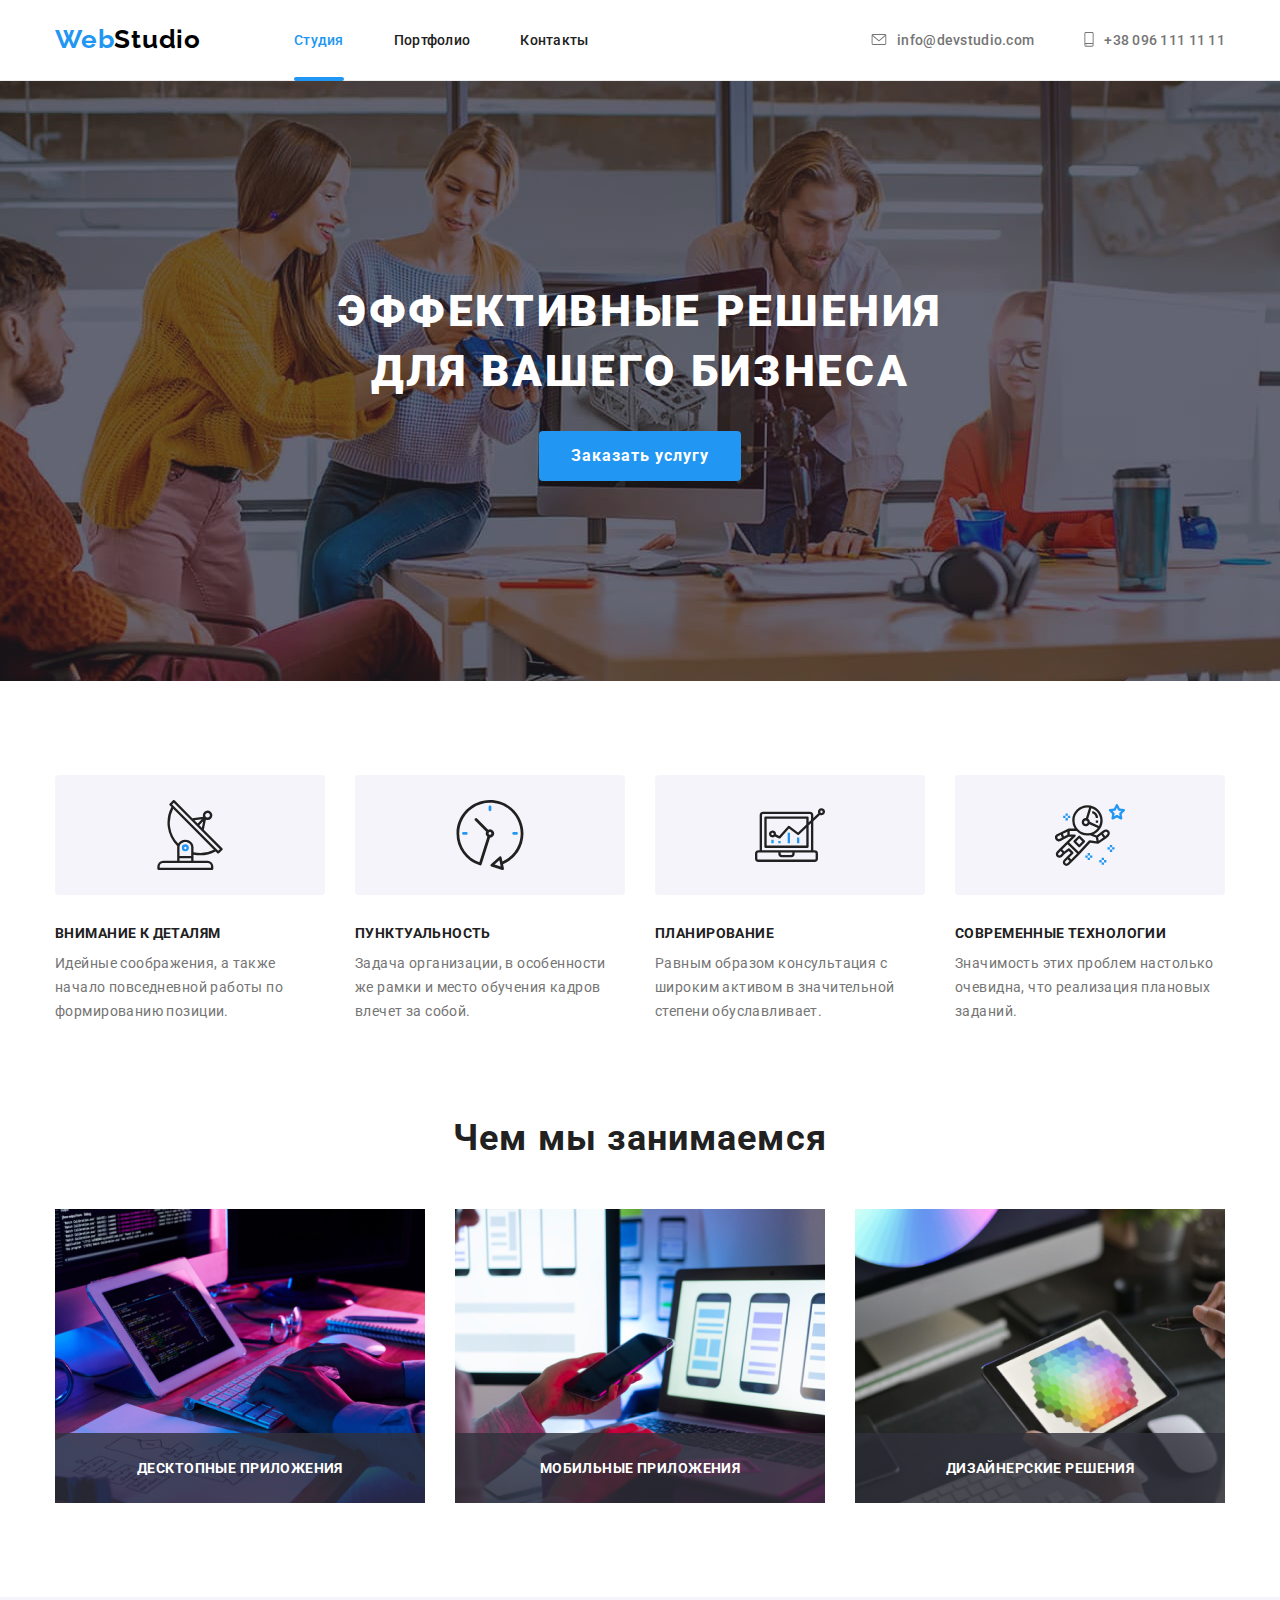
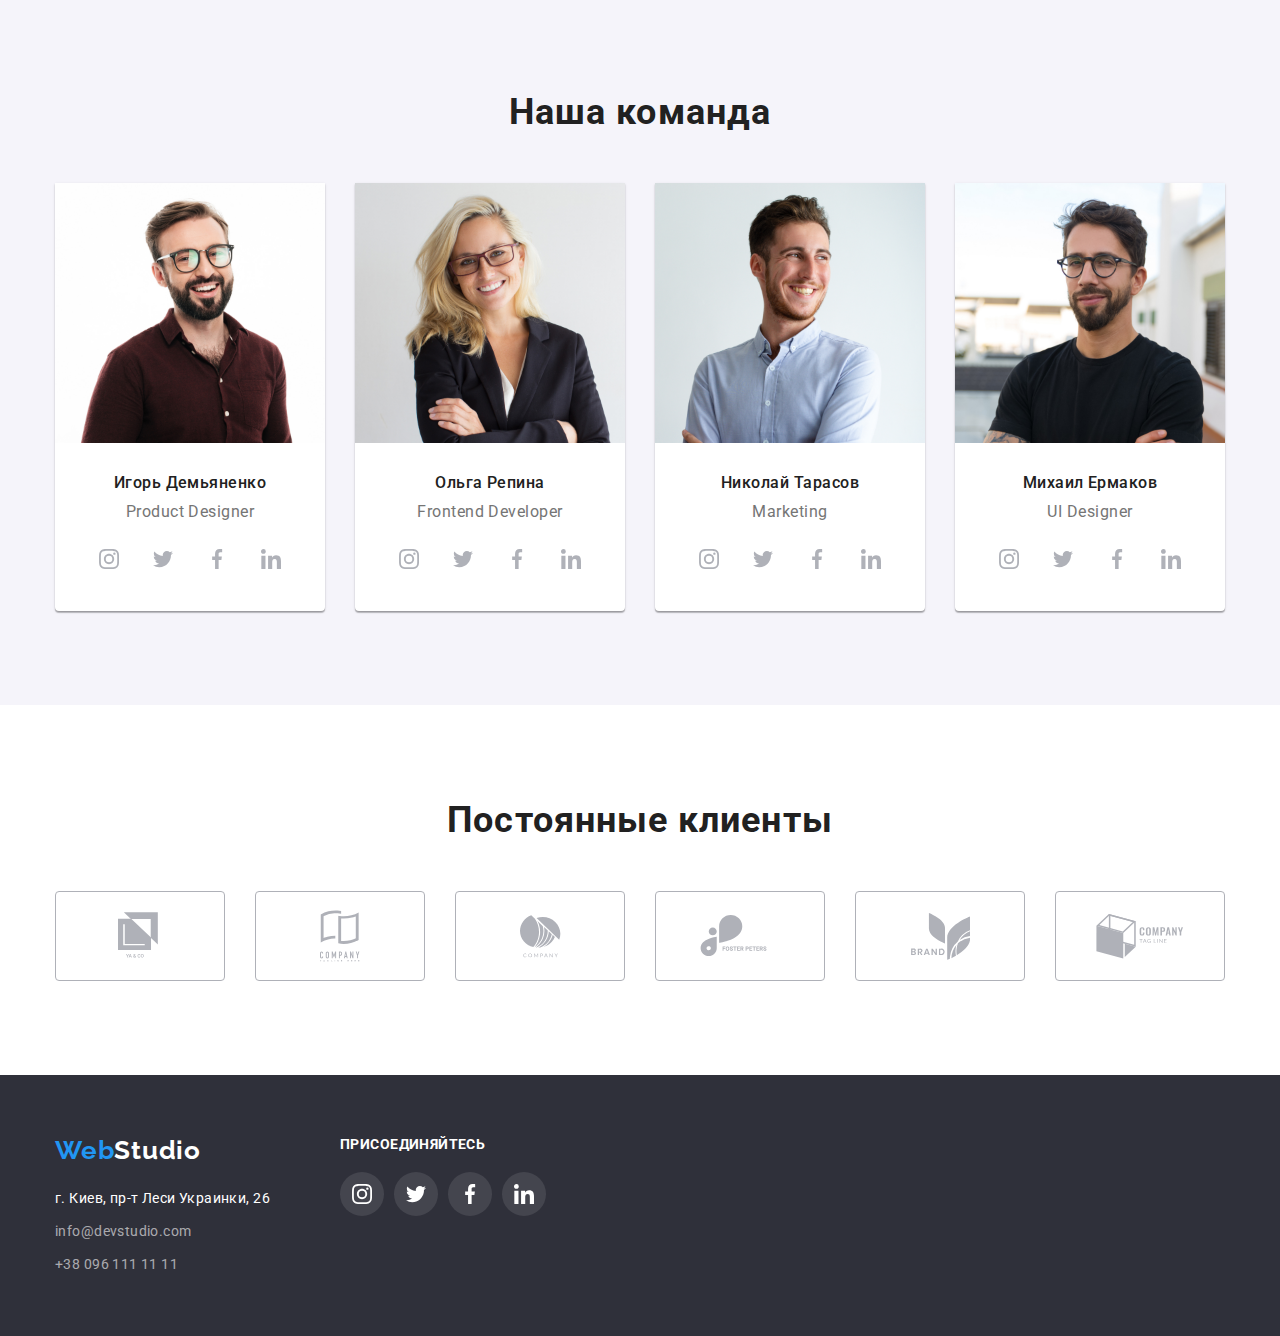
<file: index.html>
<!DOCTYPE html>
<html lang="ru">
  <head>
    <meta charset="UTF-8" />
    <meta name="viewport" content="width=device-width, initial-scale=1.0" />
    <title>Веб-студия</title>
    <link
      href="https://fonts.googleapis.com/css2?family=Raleway:wght@700&family=Roboto:wght@400;500;700;900&display=swap"
      rel="stylesheet"
    />
    <link
      rel="stylesheet"
      href="https://cdnjs.cloudflare.com/ajax/libs/modern-normalize/1.0.0/modern-normalize.css"
    />
    <link rel="stylesheet" href="./css/styles.css" />
  </head>

  <body>
    <!-- HEADER -->
    <header class="header">
      <div class="container">
        <nav class="navigation">
          <a class="logo link" lang="en" href="/">
            <span class="logo-acent">Web</span>Studio
          </a>
          <ul class="navigation-list list">
            <li class="navigation-list-item">
              <a class="navigation-list-link link current" href="./index.html"
                >Студия</a
              >
            </li>
            <li class="navigation-list-item">
              <a class="navigation-list-link link" href="./portfolio.html"
                >Портфолио</a
              >
            </li>
            <li class="navigation-list-item">
              <a class="navigation-list-link link" href="">Контакты</a>
            </li>
          </ul>
        </nav>
        <address class="contact">
          <ul class="contact-list list">
            <li class="contact-list-item">
              <a class="header-mail-link link" href="mailto:info@devstudio.com">
                <svg class="address-icon" width="16" height="12">
                  <use href="./images/sprite.svg#icon-envelope"></use>
                </svg>
                info@devstudio.com</a
              >
            </li>
            <li class="contact-list-item">
              <a class="header-tel-link link" href="tel:+380961111111">
                <svg class="address-icon" width="10" height="16">
                  <use href="./images/sprite.svg#icon-smartphone"></use>
                </svg>
                +38 096 111 11 11</a
              >
            </li>
          </ul>
        </address>
      </div>
    </header>
    <main>
      <!-- HERO -->
      <section class="hero">
        <div class="overlay">
          <div class="container">
            <h1 class="hero-title">Эффективные решения для вашего бизнеса</h1>
            <button class="modal-btn" data-modal-open>Заказать услугу</button>
          </div>
        </div>
      </section>
      <!-- OUR ADVANTAGES -->
      <section class="advantages">
        <div class="container">
          <h2 class="title">Наши преимущества</h2>
          <ul class="advantages-list list">
            <li class="advantages-list-item">
              <div class="advantages-container">
                <svg class="advantages-icon" width="70" height="70">
                  <use href="./images/sprite.svg#icon-antenna"></use>
                </svg>
              </div>
              <h3 class="advantages-subtitle">Внимание к деталям</h3>
              <p class="advantages-description">
                Идейные соображения, а также начало повседневной работы по
                формированию позиции.
              </p>
            </li>
            <li class="advantages-list-item">
              <div class="advantages-container">
                <svg class="advantages-icon" width="70" height="70">
                  <use href="./images/sprite.svg#icon-clock"></use>
                </svg>
              </div>
              <h3 class="advantages-subtitle">Пунктуальность</h3>
              <p class="advantages-description">
                Задача организации, в особенности же рамки и место обучения
                кадров влечет за собой.
              </p>
            </li>
            <li class="advantages-list-item">
              <div class="advantages-container">
                <svg class="advantages-icon" width="70" height="70">
                  <use href="./images/sprite.svg#icon-diagram"></use>
                </svg>
              </div>
              <h3 class="advantages-subtitle">Планирование</h3>
              <p class="advantages-description">
                Равным образом консультация с широким активом в значительной
                степени обуславливает.
              </p>
            </li>
            <li class="advantages-list-item">
              <div class="advantages-container">
                <svg class="advantages-icon" width="70" height="70">
                  <use href="./images/sprite.svg#icon-astronaut"></use>
                </svg>
              </div>
              <h3 class="advantages-subtitle">Современные технологии</h3>
              <p class="advantages-description">
                Значимость этих проблем настолько очевидна, что реализация
                плановых заданий.
              </p>
            </li>
          </ul>
        </div>
      </section>
      <!-- WHAT WE DO -->
      <section class="what-we-do">
        <div class="container">
          <h2 class="title">Чем мы занимаемся</h2>
          <ul class="list">
            <li class="what-we-do-list-item">
              <img
                src="./images/what-we-do/box-1.jpg"
                alt="человек печатает на клавиатуре"
                width="370"
                height="294"
              />
              <div class="subtitle-container">
                <h3 class="what-we-do-subtitle">Десктопные приложения</h3>
              </div>
            </li>
            <li class="what-we-do-list-item">
              <img
                src="./images/what-we-do/box-2.jpg"
                alt="человек держит в руках мобильный телефон"
                width="370"
                height="294"
              />
              <div class="subtitle-container">
                <h3 class="what-we-do-subtitle">Мобильные приложения</h3>
              </div>
            </li>
            <li class="what-we-do-list-item">
              <img
                src="./images/what-we-do/box-3.jpg"
                alt="человек держит в руках мобильный планшет"
                width="370"
                height="294"
              />
              <div class="subtitle-container">
                <h3 class="what-we-do-subtitle">Дизайнерские решения</h3>
              </div>
            </li>
          </ul>
        </div>
      </section>
      <!-- OUR TEAM -->
      <section class="team">
        <div class="container">
          <h2 class="title">Наша команда</h2>
          <ul class="list">
            <li class="team-list-item">
              <img
                src="./images/our-team/id.jpg"
                alt="Игорь Демьяненко"
                width="270"
                height="260"
              />
              <div class="card-content">
                <h3 class="team-subtitle">Игорь Демьяненко</h3>
                <p class="team-description" lang="en">Product Designer</p>
                <ul class="social-list list">
                  <li class="social-item">
                    <a
                      href="http://instagram.com"
                      class="social-link link"
                      target="_blank"
                    >
                      <svg class="social-icon" width="20" height="20">
                        <use href="./images/sprite.svg#icon-instagram"></use>
                      </svg>
                    </a>
                  </li>
                  <li class="social-item">
                    <a
                      href="http://twitter.com"
                      class="social-link link"
                      target="_blank"
                    >
                      <svg class="social-icon" width="20" height="20">
                        <use href="./images/sprite.svg#icon-twitter"></use>
                      </svg>
                    </a>
                  </li>
                  <li class="social-item">
                    <a
                      href="http://facebook.com"
                      class="social-link link"
                      target="_blank"
                    >
                      <svg class="social-icon" width="20" height="20">
                        <use href="./images/sprite.svg#icon-facebook"></use>
                      </svg>
                    </a>
                  </li>
                  <li class="social-item">
                    <a
                      href="http://linkedin.com"
                      class="social-link link"
                      target="_blank"
                    >
                      <svg class="social-icon" width="20" height="20">
                        <use href="./images/sprite.svg#icon-linkedin"></use>
                      </svg>
                    </a>
                  </li>
                </ul>
              </div>
            </li>
            <li class="team-list-item">
              <img
                src="./images/our-team/or.jpg"
                alt="Ольга Репина"
                width="270"
                height="260"
              />
              <div class="card-content">
                <h3 class="team-subtitle">Ольга Репина</h3>
                <p class="team-description" lang="en">Frontend Developer</p>
                <ul class="social-list list">
                  <li class="social-item">
                    <a
                      href="http://instagram.com"
                      class="social-link link"
                      target="_blank"
                    >
                      <svg class="social-icon" width="20" height="20">
                        <use href="./images/sprite.svg#icon-instagram"></use>
                      </svg>
                    </a>
                  </li>
                  <li class="social-item">
                    <a
                      href="http://twitter.com"
                      class="social-link link"
                      target="_blank"
                    >
                      <svg class="social-icon" width="20" height="20">
                        <use href="./images/sprite.svg#icon-twitter"></use>
                      </svg>
                    </a>
                  </li>
                  <li class="social-item">
                    <a
                      href="http://facebook.com"
                      class="social-link link"
                      target="_blank"
                    >
                      <svg class="social-icon" width="20" height="20">
                        <use href="./images/sprite.svg#icon-facebook"></use>
                      </svg>
                    </a>
                  </li>
                  <li class="social-item">
                    <a
                      href="http://linkedin.com"
                      class="social-link link"
                      target="_blank"
                    >
                      <svg class="social-icon" width="20" height="20">
                        <use href="./images/sprite.svg#icon-linkedin"></use>
                      </svg>
                    </a>
                  </li>
                </ul>
              </div>
            </li>
            <li class="team-list-item">
              <img
                src="./images/our-team/nt.jpg"
                alt="Николай Тарасов"
                width="270"
                height="260"
              />
              <div class="card-content">
                <h3 class="team-subtitle">Николай Тарасов</h3>
                <p class="team-description" lang="en">Marketing</p>
                <ul class="social-list list">
                  <li class="social-item">
                    <a
                      href="http://instagram.com"
                      class="social-link link"
                      target="_blank"
                    >
                      <svg class="social-icon" width="20" height="20">
                        <use href="./images/sprite.svg#icon-instagram"></use>
                      </svg>
                    </a>
                  </li>
                  <li class="social-item">
                    <a
                      href="http://twitter.com"
                      class="social-link link"
                      target="_blank"
                    >
                      <svg class="social-icon" width="20" height="20">
                        <use href="./images/sprite.svg#icon-twitter"></use>
                      </svg>
                    </a>
                  </li>
                  <li class="social-item">
                    <a
                      href="http://facebook.com"
                      class="social-link link"
                      target="_blank"
                    >
                      <svg class="social-icon" width="20" height="20">
                        <use href="./images/sprite.svg#icon-facebook"></use>
                      </svg>
                    </a>
                  </li>
                  <li class="social-item">
                    <a
                      href="http://linkedin.com"
                      class="social-link link"
                      target="_blank"
                    >
                      <svg class="social-icon" width="20" height="20">
                        <use href="./images/sprite.svg#icon-linkedin"></use>
                      </svg>
                    </a>
                  </li>
                </ul>
              </div>
            </li>
            <li class="team-list-item">
              <img
                src="./images/our-team/me.jpg"
                alt="Михаил Ермаков"
                width="270"
                height="260"
              />
              <div class="card-content">
                <h3 class="team-subtitle">Михаил Ермаков</h3>
                <p class="team-description" lang="en">UI Designer</p>
                <ul class="social-list list">
                  <li class="social-item">
                    <a
                      href="http://instagram.com"
                      class="social-link link"
                      target="_blank"
                    >
                      <svg class="social-icon" width="20" height="20">
                        <use href="./images/sprite.svg#icon-instagram"></use>
                      </svg>
                    </a>
                  </li>
                  <li class="social-item">
                    <a
                      href="http://twitter.com"
                      class="social-link link"
                      target="_blank"
                    >
                      <svg class="social-icon" width="20" height="20">
                        <use href="./images/sprite.svg#icon-twitter"></use>
                      </svg>
                    </a>
                  </li>
                  <li class="social-item">
                    <a
                      href="http://facebook.com"
                      class="social-link link"
                      target="_blank"
                    >
                      <svg class="social-icon" width="20" height="20">
                        <use href="./images/sprite.svg#icon-facebook"></use>
                      </svg>
                    </a>
                  </li>
                  <li class="social-item">
                    <a
                      href="http://linkedin.com"
                      class="social-link link"
                      target="_blank"
                    >
                      <svg class="social-icon" width="20" height="20">
                        <use href="./images/sprite.svg#icon-linkedin"></use>
                      </svg>
                    </a>
                  </li>
                </ul>
              </div>
            </li>
          </ul>
        </div>
      </section>

      <!-- REGULAR CLIENTS -->
      <section class="clients">
        <div class="container">
          <h2 class="title">Постоянные клиенты</h2>
          <ul class="clients-list list">
            <li class="clients-item">
              <a href="" class="clients-link link">
                <svg class="clients-icon" width="44" height="49">
                  <use href="./images/sprite.svg#icon-clients-logo-1"></use>
                </svg>
              </a>
            </li>
            <li class="clients-item">
              <a href="" class="clients-link link">
                <svg class="clients-icon" width="40" height="52">
                  <use href="./images/sprite.svg#icon-clients-logo-2"></use>
                </svg>
              </a>
            </li>
            <li class="clients-item">
              <a href="" class="clients-link link">
                <svg class="clients-icon" width="41" height="43">
                  <use href="./images/sprite.svg#icon-clients-logo-3"></use>
                </svg>
              </a>
            </li>
            <li class="clients-item">
              <a href="" class="clients-link link">
                <svg class="clients-icon" width="80" height="42">
                  <use href="./images/sprite.svg#icon-clients-logo-4"></use>
                </svg>
              </a>
            </li>
            <li class="clients-item">
              <a href="" class="clients-link link">
                <svg class="clients-icon" width="59" height="47">
                  <use href="./images/sprite.svg#icon-clients-logo-5"></use>
                </svg>
              </a>
            </li>
            <li class="clients-item">
              <a href="" class="clients-link link">
                <svg class="clients-icon" width="88" height="45">
                  <use href="./images/sprite.svg#icon-clients-logo-6"></use>
                </svg>
              </a>
            </li>
          </ul>
        </div>
      </section>
    </main>
    <!-- FOOTER -->
    <footer class="footer">
      <!-- <div class="footer-background"> -->
      <div class="container">
        <div class="footer-address">
          <a class="footer-logo link" lang="en" href="/">
            <span class="logo-acent">Web</span>Studio
          </a>
          <address class="contact">
            <ul class="list">
              <li>
                <a
                  class="footer-map-link link "
                  href="https://goo.gl/maps/MBdeFPrQzgyW4BPL6"
                  target="_blank"
                  >г. Киев, пр-т Леси Украинки, 26</a
                >
              </li>
              <li>
                <a
                  class="footer-mail-link link"
                  href="mailto:info@devstudio.com"
                  >info@devstudio.com</a
                >
              </li>
              <li>
                <a class="footer-tel-link link" href="tel:+380961111111"
                  >+38 096 111 11 11</a
                >
              </li>
            </ul>
          </address>
        </div>
        <div class="join-container">
          <b class="join-content">присоединяйтесь</b>
          <ul class="social-list list">
            <li class="social-item">
              <a
                href="http://instagram.com"
                class="social-link link"
                target="_blank"
              >
                <svg class="social-icon" width="20" height="20">
                  <use href="./images/sprite.svg#icon-instagram"></use>
                </svg>
              </a>
            </li>
            <li class="social-item">
              <a
                href="http://twitter.com"
                class="social-link link"
                target="_blank"
              >
                <svg class="social-icon" width="20" height="20">
                  <use href="./images/sprite.svg#icon-twitter"></use>
                </svg>
              </a>
            </li>
            <li class="social-item">
              <a
                href="http://facebook.com"
                class="social-link link"
                target="_blank"
              >
                <svg class="social-icon" width="20" height="20">
                  <use href="./images/sprite.svg#icon-facebook"></use>
                </svg>
              </a>
            </li>
            <li class="social-item">
              <a
                href="http://linkedin.com"
                class="social-link link"
                target="_blank"
              >
                <svg class="social-icon" width="20" height="20">
                  <use href="./images/sprite.svg#icon-linkedin"></use>
                </svg>
              </a>
            </li>
          </ul>
        </div>
      </div>
      <!-- </div> -->
    </footer>

    <div class="backdrop is-hidden" data-modal>
      <div class="modal">
        <button class="close-btn" type="button" data-modal-close>
          <svg class="icon-close-btn" width="18" height="18">
            <use href="./images/sprite.svg#icon-close-black-18dp"></use>
          </svg>
        </button>
      </div>
    </div>
    <script src="./js/modal.js"></script>
  </body>
</html>
</file>
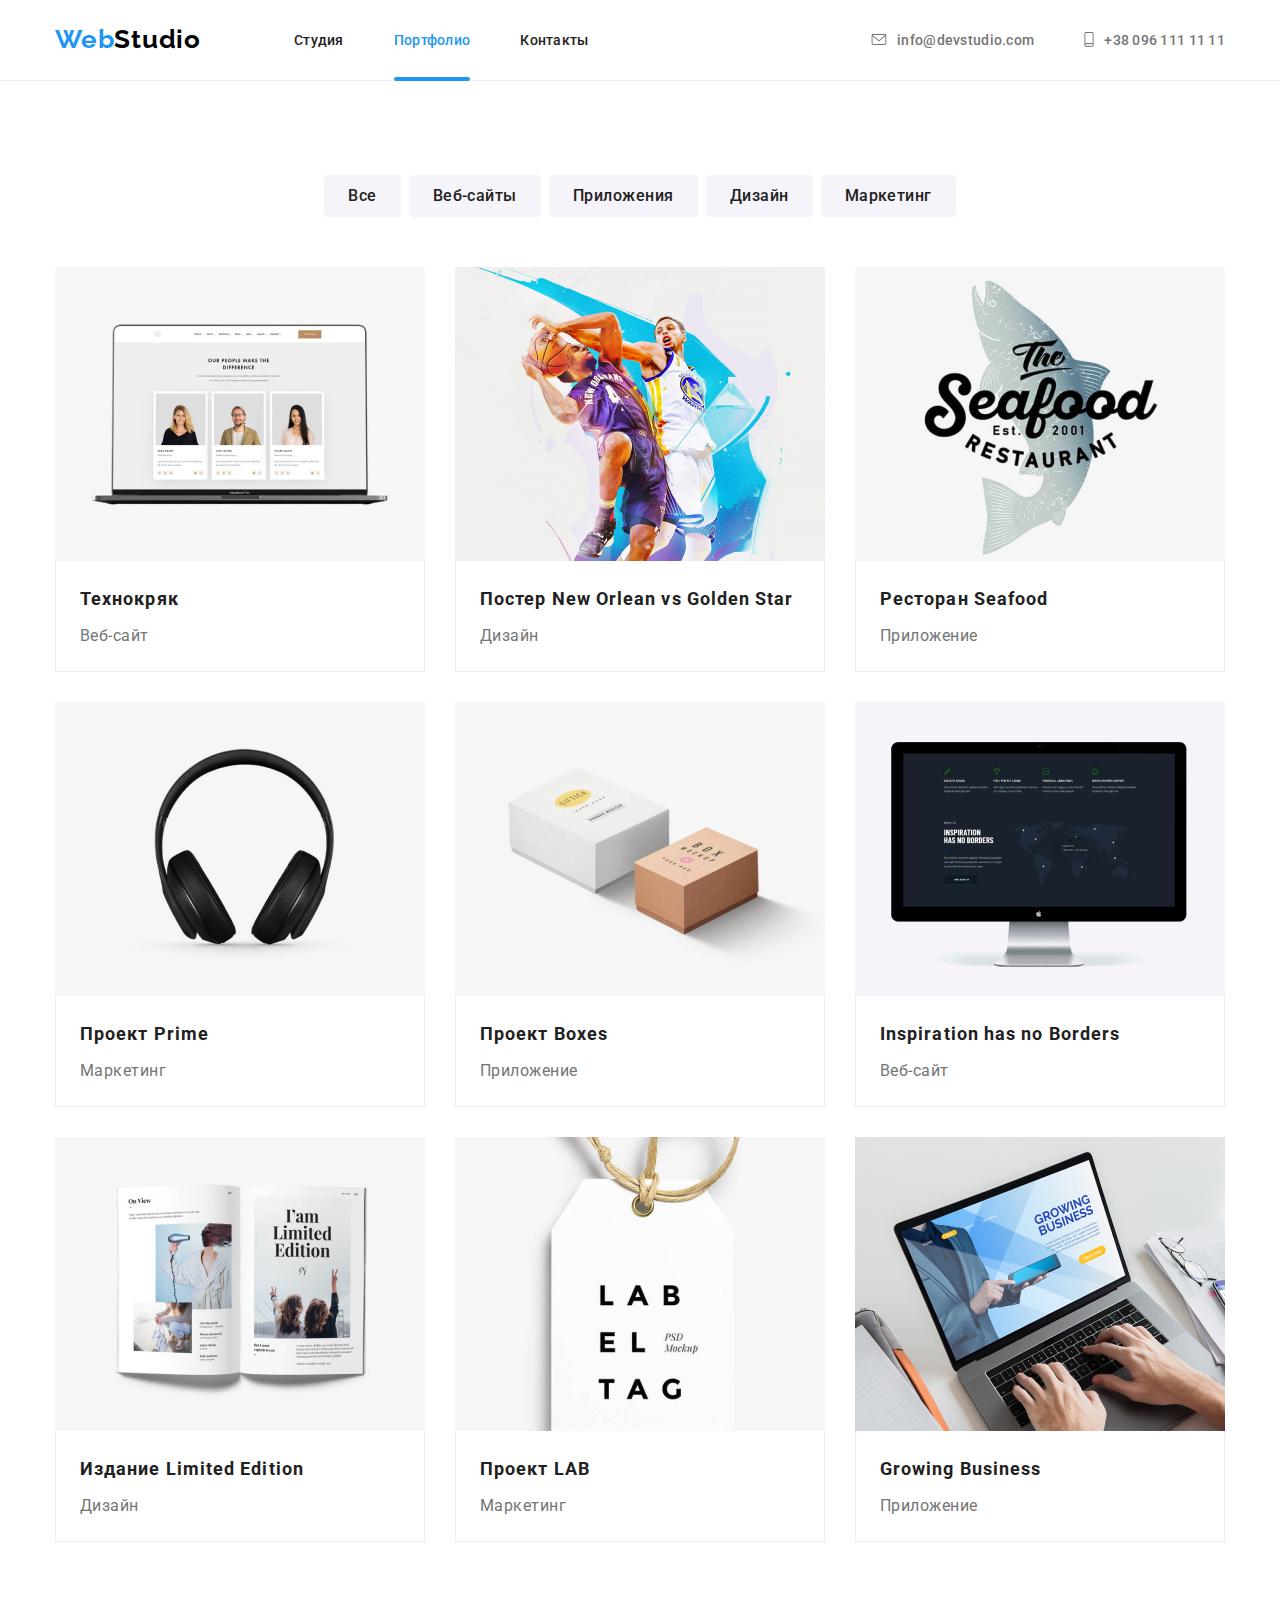
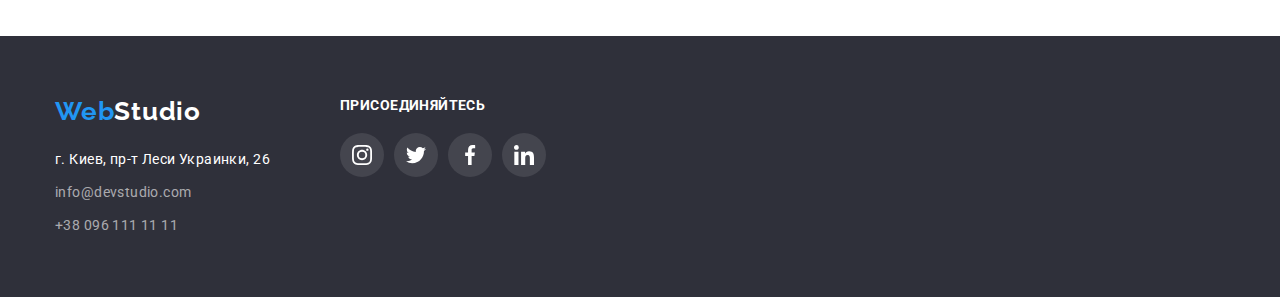
<file: portfolio.html>
<!DOCTYPE html>
<html lang="ru">
  <head>
    <meta charset="UTF-8" />
    <meta name="viewport" content="width=device-width, initial-scale=1.0" />
    <title>Веб-студия</title>
    <link
      href="https://fonts.googleapis.com/css2?family=Raleway:wght@700&family=Roboto:wght@400;500;700;900&display=swap"
      rel="stylesheet"
    />
    <link
      rel="stylesheet"
      href="https://cdnjs.cloudflare.com/ajax/libs/modern-normalize/1.0.0/modern-normalize.css"
    />
    <link rel="stylesheet" href="./css/styles.css" />
  </head>

  <body>
    <!-- HEADER -->
    <header class="header">
      <div class="container">
        <nav class="navigation">
          <a class="logo link" lang="en" href="/">
            <span class="logo-acent">Web</span>Studio
          </a>
          <ul class="navigation-list list">
            <li class="navigation-list-item">
              <a class="navigation-list-link link " href="./index.html"
                >Студия</a
              >
            </li>
            <li class="navigation-list-item">
              <a
                class="navigation-list-link link current"
                href="./portfolio.html"
                >Портфолио</a
              >
            </li>
            <li class="navigation-list-item">
              <a class="navigation-list-link link" href="">Контакты</a>
            </li>
          </ul>
        </nav>
        <address class="contact">
          <ul class="contact-list list">
            <li class="contact-list-item">
              <a class="header-mail-link link" href="mailto:info@devstudio.com">
                <svg class="address-icon" width="16" height="12">
                  <use href="./images/sprite.svg#icon-envelope"></use>
                </svg>
                info@devstudio.com</a
              >
            </li>
            <li class="contact-list-item">
              <a class="header-tel-link link" href="tel:+380961111111">
                <svg class="address-icon" width="10" height="16">
                  <use href="./images/sprite.svg#icon-smartphone"></use>
                </svg>
                +38 096 111 11 11</a
              >
            </li>
          </ul>
        </address>
      </div>
    </header>
    <main>
      <!-- OUR WORKS -->
      <section class="works">
        <div class="container">
          <h1 class="title">Наши работы</h1>
          <ul class="works-button-list list">
            <li class="works-button-item">
              <button class="filter-btn" type="button">Все</button>
            </li>
            <li class="works-button-item">
              <button class="filter-btn" type="button">Веб-сайты</button>
            </li>
            <li class="works-button-item">
              <button class="filter-btn" type="button">Приложения</button>
            </li>
            <li class="works-button-item">
              <button class="filter-btn" type="button">Дизайн</button>
            </li>
            <li class="works-button-item">
              <button class="filter-btn" type="button">Маркетинг</button>
            </li>
          </ul>
          <ul class="works-examples-list list">
            <li class="works-examples-item">
              <a href="" class="works-link link">
                <div class="works-thumb">
                  <img
                    src="./images/our-works/img-1.jpg"
                    width="370"
                    height="294"
                    alt="Страница веб-сайта"
                  />
                  <div class="overlay-content">
                    <p class="overlay-description">
                      Технокряк это современная площадка распространения
                      коронавируса. Компании используют эту платформу для
                      цифрового шпионажа и атак на защищённые сервера
                      конкурентов.
                    </p>
                  </div>
                </div>
                <div class="works-content">
                  <h2 class="works-subtitle">Технокряк</h2>
                  <p class="works-description">Веб-сайт</p>
                </div>
              </a>
            </li>
            <li class="works-examples-item">
              <a href="" class="works-link link">
                <div class="works-thumb"><img src="./images/our-works/img-2.jpg" width="370" height="294" alt="Постер Нью Орлеан" />
                <div class="overlay-content">
                  <p class="overlay-description">
                    Технокряк это современная площадка распространения
                    коронавируса. Компании используют эту платформу для
                    цифрового шпионажа и атак на защищённые сервера
                    конкурентов.
                  </p>
                </div>
              </div>
                <div class="works-content">
                  <h2 class="works-subtitle">
                    Постер <span lang="en">New Orlean vs Golden Star</span>
                  </h2>
                  <p class="works-description">Дизайн</p>
                </div>
              </a>
            </li>
            <li class="works-examples-item">
              <a href="" class="works-link link">
                <div class="works-thumb">
                  <img src="./images/our-works/img-3.jpg" width="370" height="294" alt="Лого ресторана Си фуд" />
                  <div class="overlay-content">
                    <p class="overlay-description">
                      Технокряк это современная площадка распространения
                      коронавируса. Компании используют эту платформу для
                      цифрового шпионажа и атак на защищённые сервера
                      конкурентов.
                    </p>
                  </div>
                </div>
                <div class="works-content">
                  <h2 class="works-subtitle">
                    Ресторан <span lang="en">Seafood</span>
                  </h2>
                  <p class="works-description">Приложение</p>
                </div>
              </a>
            </li>
            <li class="works-examples-item">
              <a href="" class="works-link link"
                >
                <div class="works-thumb">
                  <img src="./images/our-works/img-4.jpg" width="370" height="294" alt="Наушники" />
                  <div class="overlay-content">
                    <p class="overlay-description">
                      Технокряк это современная площадка распространения
                      коронавируса. Компании используют эту платформу для
                      цифрового шпионажа и атак на защищённые сервера
                      конкурентов.
                    </p>
                  </div>
                </div>
                <div class="works-content">
                  <h2 class="works-subtitle">
                    Проект <span lang="en">Prime</span>
                  </h2>
                  <p class="works-description">Маркетинг</p>
                </div></a
              >
            </li>
            <li class="works-examples-item">
              <a href="" class="works-link link">
               <div class="works-thumb">
                  <img src="./images/our-works/img-5.jpg" width="370" height="294" alt="Две коробки" />
                  <div class="overlay-content">
                    <p class="overlay-description">
                      Технокряк это современная площадка распространения
                      коронавируса. Компании используют эту платформу для
                      цифрового шпионажа и атак на защищённые сервера
                      конкурентов.
                    </p>
                  </div>
               </div>
                <div class="works-content">
                  <h2 class="works-subtitle">
                    Проект <span lang="en">Boxes</span>
                  </h2>
                  <p class="works-description">Приложение</p>
                </div>
              </a>
            </li>
            <li class="works-examples-item">
              <a href="" class="works-link link">
                <div class="works-thumb">
                  <img src="./images/our-works/img-6.jpg" width="370" height="294" alt="Страница веб-сайта инсперация" />
                  <div class="overlay-content">
                    <p class="overlay-description">
                      Технокряк это современная площадка распространения
                      коронавируса. Компании используют эту платформу для
                      цифрового шпионажа и атак на защищённые сервера
                      конкурентов.
                    </p>
                  </div>
                </div>
                <div class="works-content">
                  <h2 class="works-subtitle" lang="en">
                    Inspiration has no Borders
                  </h2>
                  <p class="works-description">Веб-сайт</p>
                </div>
              </a>
            </li>
            <li class="works-examples-item">
              <a href="" class="works-link link">
                <div class="works-thumb">
                  <img src="./images/our-works/img-7.jpg" width="370" height="294" alt="Открытая книга" />
                  <div class="overlay-content">
                    <p class="overlay-description">
                      Технокряк это современная площадка распространения
                      коронавируса. Компании используют эту платформу для
                      цифрового шпионажа и атак на защищённые сервера
                      конкурентов.
                    </p>
                  </div>
                </div>
                <div class="works-content">
                  <h2 class="works-subtitle">
                    Издание <span lang="en">Limited Edition</span>
                  </h2>
                  <p class="works-description">Дизайн</p>
                </div>
              </a>
            </li>
            <li class="works-examples-item">
              <a href="" class="works-link link">
                <div class="works-thumb">
                  <img src="./images/our-works/img-8.jpg" width="370" height="294" alt="Белая этикетка " />
                  <div class="overlay-content">
                    <p class="overlay-description">
                      Технокряк это современная площадка распространения
                      коронавируса. Компании используют эту платформу для
                      цифрового шпионажа и атак на защищённые сервера
                      конкурентов.
                    </p>
                  </div>
                </div>
                <div class="works-content">
                  <h2 class="works-subtitle">
                    Проект <span lang="en">LAB</span>
                  </h2>
                  <p class="works-description">Маркетинг</p>
                </div>
              </a>
            </li>
            <li class="works-examples-item">
              <a href="" class="works-link link">
               <div class="works-thumb">
                  <img src="./images/our-works/img-9.jpg" width="370" height="294" alt="Человек печатает на ноутбуке" />
                  <div class="overlay-content">
                    <p class="overlay-description">
                      Технокряк это современная площадка распространения
                      коронавируса. Компании используют эту платформу для
                      цифрового шпионажа и атак на защищённые сервера
                      конкурентов.
                    </p>
                  </div>
               </div>
                <div class="works-content">
                  <h2 class="works-subtitle" lang="en">Growing Business</h2>
                  <p class="works-description">Приложение</p>
                </div>
              </a>
            </li>
          </ul>
        </div>
      </section>
    </main>
    <!-- FOOTER -->
    <footer class="footer">
      <!-- <div class="footer-background"> -->
      <div class="container">
        <div class="footer-address">
          <a class="footer-logo link" lang="en" href="/">
            <span class="logo-acent">Web</span>Studio
          </a>
          <address class="contact">
            <ul class="list">
              <li>
                <a
                  class="footer-map-link link "
                  href="https://goo.gl/maps/MBdeFPrQzgyW4BPL6"
                  target="_blank"
                  >г. Киев, пр-т Леси Украинки, 26</a
                >
              </li>
              <li>
                <a
                  class="footer-mail-link link"
                  href="mailto:info@devstudio.com"
                  >info@devstudio.com</a
                >
              </li>
              <li>
                <a class="footer-tel-link link" href="tel:+380961111111"
                  >+38 096 111 11 11</a
                >
              </li>
            </ul>
          </address>
        </div>
        <div class="join-container">
          <b class="join-content">присоединяйтесь</b>
          <ul class="social-list list">
            <li class="social-item">
              <a
                href="http://instagram.com"
                class="social-link link"
                target="_blank"
              >
                <svg class="social-icon" width="20" height="20">
                  <use href="./images/sprite.svg#icon-instagram"></use>
                </svg>
              </a>
            </li>
            <li class="social-item">
              <a
                href="http://twitter.com"
                class="social-link link"
                target="_blank"
              >
                <svg class="social-icon" width="20" height="20">
                  <use href="./images/sprite.svg#icon-twitter"></use>
                </svg>
              </a>
            </li>
            <li class="social-item">
              <a
                href="http://facebook.com"
                class="social-link link"
                target="_blank"
              >
                <svg class="social-icon" width="20" height="20">
                  <use href="./images/sprite.svg#icon-facebook"></use>
                </svg>
              </a>
            </li>
            <li class="social-item">
              <a
                href="http://linkedin.com"
                class="social-link link"
                target="_blank"
              >
                <svg class="social-icon" width="20" height="20">
                  <use href="./images/sprite.svg#icon-linkedin"></use>
                </svg>
              </a>
            </li>
          </ul>
        </div>
      </div>
      <!-- </div> -->
    </footer>
  </body>
</html>
</file>
<file: css/styles.css>
:root {
  --primary-text-color: #757575;
  --title-text-color: #212121;
  --acent-color: #2196f3;
  --text-color-on-acent-background: #ffffff;
  --logo-color: #000000;
  --primary-background-color: #ffffff;
  --secondary-background-color: #f5f4fa;
  --footer-background-color: #2f303a;
  --icon-color: #afb1b8;

  --timing-function: cubic-bezier(0.4, 0, 0.2, 1);
  --animation-duration: 250ms;
}

*,
*::before,
*::after {
  margin: 0;
  padding: 0;
}

body {
  font-family: "Roboto", sans-serif;
}

img {
  display: block;
}

.list {
  list-style: none;
}

.link {
  text-decoration: none;
}

.contact {
  font-style: normal;
}

.container {
  width: 1200px;
  padding: 0 15px;
  margin: 0 auto;
}

.logo {
  font-family: Raleway, sans-serif;
  font-weight: 700;
  font-size: 26px;
  line-height: 1.192;
  letter-spacing: 0.03em;
  color: var(--logo-color);
}

.logo-acent {
  color: var(--acent-color);
}

/* ------------------------HEADER------------------------ */

.header {
  background-color: var(--primary-background-color);
  border-bottom: 1px solid #ececec;
}

.header .container {
  display: flex;
  align-items: center;
  justify-content: space-between;
}
.navigation,
.navigation-list,
.contact-list {
  display: flex;
  align-items: center;
}

.navigation .logo {
  display: block;
  margin-right: 93px;
  padding-top: 24px;
  padding-bottom: 25px;
}

.navigation-list-item:not(:last-child),
.contact-list-item:not(:last-child) {
  margin-right: 50px;
}

.navigation-list-link {
  display: block;
  color: var(--title-text-color);
}
.navigation-list-link,
.header-mail-link,
.header-tel-link {
  padding: 32px 0px;
  align-items: center;

  font-weight: 500;
  font-size: 14px;
  line-height: 1.143;
  letter-spacing: 0.02em;
}

.contact-list-item {
  color: var(--primary-text-color);
}
.address-icon {
  display: inline-block;
  margin-right: 10px;
  fill: currentColor;
}

.header-mail-link,
.header-tel-link {
  display: inline-flex;
  color: inherit;
}
.navigation-list-link,
.header-mail-link,
.header-tel-link {
  transition: color var(--animation-duration) var(--timing-function);
}

.navigation-list-link:hover,
.navigation-list-link:focus,
.header-mail-link:hover,
.header-mail-link:focus,
.header-tel-link:hover,
.header-tel-link:focus {
  color: var(--acent-color);
}

.navigation-list-link.current {
  position: relative;
  color: var(--acent-color);
}
.navigation-list-link.current::after {
  content: "";
  position: absolute;
  bottom: -1px;
  display: block;
  width: 100%;
  height: 4px;
  background-color: var(--acent-color);
  border-radius: 2px;
}
.modal-btn {
  padding: 10px 32px;

  border: none;
  border-radius: 4px;

  font-weight: 700;
  font-size: 16px;
  line-height: 1.875;
  align-items: center;
  text-align: center;
  letter-spacing: 0.06em;
  color: var(--text-color-on-acent-background);
  background-color: var(--acent-color);
}
.title {
  font-weight: 700;
  font-size: 36px;
  line-height: 1.167;
  text-align: center;
  letter-spacing: 0.03em;
  color: var(--title-text-color);
}
/* ------------------------HERO------------------------ */
.hero {
  background-color: var(--primary-background-color);
}

.overlay {
  max-width: 1600px;
  max-height: 600px;
  padding-top: 200px;
  padding-bottom: 200px;
  margin-left: auto;
  margin-right: auto;
  background-image: linear-gradient(
      rgba(47, 48, 58, 0.4),
      rgba(47, 48, 58, 0.4)
    ),
    url(../images/hero/hero-bg.jpg);
  background-repeat: no-repeat;
  background-position: center;
  background-size: cover;
  background-color: var(--footer-background-color);
}

.hero .container {
  text-align: center;
}

.hero-title {
  max-width: 696px;
  margin-left: auto;
  margin-right: auto;
  margin-bottom: 30px;

  font-weight: 900;
  font-size: 44px;
  line-height: 1.364;
  text-align: center;
  letter-spacing: 0.06em;
  text-transform: uppercase;
  color: var(--text-color-on-acent-background);
}

/* ------------------------OUR ADVANTAGES------------------------ */
.advantages {
  padding-top: 94px;
  padding-bottom: 94px;
  background-color: var(--primary-background-color);
}

.advantages .title {
  display: none;
}

.advantages-list {
  display: flex;
}

.advantages-list-item {
  width: 270px;
}
.advantages-list-item:not(:nth-child(4n)) {
  margin-right: 30px;
}
.advantages-container {
  width: 270px;
  height: 120px;
  border-radius: 4px;
  display: flex;
  justify-content: center;
  align-items: center;
  margin-bottom: 30px;
  background-color: var(--secondary-background-color);
}

.advantages-subtitle {
  margin-bottom: 10px;

  font-weight: 700;
  font-size: 14px;
  line-height: 1.143;
  letter-spacing: 0.03em;
  text-transform: uppercase;
  color: var(--title-text-color);
}
.advantages-description {
  font-weight: 400;
  font-size: 14px;
  line-height: 1.715;
  letter-spacing: 0.03em;
  color: var(--primary-text-color);
}

/* ------------------------WHAT WE DO------------------------ */
.what-we-do {
  padding-bottom: 94px;
  background-color: var(--primary-background-color);
}

.what-we-do .title {
  margin-bottom: 50px;
}
.what-we-do .list {
  display: flex;
}
.what-we-do-list-item {
  position: relative;
  width: 370px;
}
.what-we-do-list-item:not(:last-child) {
  margin-right: 30px;
}
.subtitle-container {
  position: absolute;
  bottom: 0;
  width: 100%;

  padding: 27px 0;
  background-image: linear-gradient(
    rgba(47, 48, 58, 0.8),
    rgba(47, 48, 58, 0.8)
  );
}
.what-we-do-subtitle {
  font-weight: 700;
  font-size: 14px;
  line-height: 1.143;
  text-align: center;
  letter-spacing: 0.03em;
  text-transform: uppercase;
  color: var(--text-color-on-acent-background);
}
/* ------------------------OUR TEAM------------------------ */
.team {
  padding-top: 94px;
  padding-bottom: 94px;
  background-color: var(--secondary-background-color);
}

.team .title {
  margin-bottom: 50px;
}

.team .list {
  display: flex;
}

.team-list-item {
  width: 270px;
  background-color: var(--primary-background-color);
  text-align: center;
  box-shadow: 0px 1px 3px rgba(0, 0, 0, 0.12), 0px 1px 1px rgba(0, 0, 0, 0.14),
    0px 2px 1px rgba(0, 0, 0, 0.2);
  border-radius: 0px 0px 4px 4px;
}

.team-list-item:not(:last-child) {
  margin-right: 30px;
}

.card-content {
  padding: 30px 32px;
}

.team-subtitle {
  margin-bottom: 10px;

  font-weight: 500;
  font-size: 16px;
  line-height: 1.188;
  text-align: center;
  letter-spacing: 0.03em;
  color: var(--title-text-color);
}
.team-description {
  margin-bottom: 16px;
  font-weight: 400;
  font-size: 16px;
  line-height: 1.188;
  text-align: center;
  letter-spacing: 0.03em;
  color: var(--primary-text-color);
}
.social-list {
  display: flex;
}
.social-item {
  color: var(--icon-color);
}

.social-link {
  display: inline-flex;
  justify-content: center;
  align-items: center;
  width: 44px;
  height: 44px;
  border-radius: 50%;
  color: inherit;

  transition: color var(--animation-duration) var(--timing-function),
    border-radius var(--animation-duration) var(--timing-function),
    background-color var(--animation-duration) var(--timing-function);
}
.social-link:hover,
.social-link:focus {
  color: var(--text-color-on-acent-background);
  background-color: var(--acent-color);
  border-radius: 50%;
}
.social-item:not(:last-child) {
  margin-right: 10px;
}

.social-icon {
  fill: currentColor;
}

/* ------------------------REGULAR CLIENTS------------------------ */
.clients {
  padding-top: 94px;
  padding-bottom: 94px;
  background-color: var(--primary-background-color);
}

.clients .title {
  margin-bottom: 50px;
}

.clients-list {
  display: flex;
}
.clients-item {
  margin-right: 30px;
  color: var(--icon-color);
}
.clients-link {
  display: inline-flex;
  width: 170px;
  height: 90px;
  justify-content: center;
  align-items: center;
  color: inherit;
  border: 1px solid var(--icon-color);
  border-radius: 4px;
  transition: color var(--animation-duration) var(--timing-function),
    border var(--animation-duration) var(--timing-function);
}
.clients-link:hover,
.clients-link:focus {
  color: var(--acent-color);
  border: 1px solid var(--acent-color);
}

.clients-icon {
  fill: currentColor;
}

/* ------------------------FOOTER------------------------ */
.footer {
  padding: 60px 0;
  margin: 0 auto;
  background-color: var(--footer-background-color);
}
/* .footer-background {
  width: 1600px;
  padding: 60px 0;
  margin: 0 auto;
  background-color: var(--footer-background-color);
} */

.footer .container {
  display: flex;
}
.footer-address {
  margin-right: 70px;
}
.footer-logo {
  display: block;
  margin-bottom: 20px;

  font-family: Raleway, sans-serif;
  font-weight: 700;
  font-size: 26px;
  line-height: 1.192;
  letter-spacing: 0.03em;
  color: var(--text-color-on-acent-background);
}
.footer-map-link,
.footer-mail-link {
  display: block;
  margin-bottom: 9px;
}

.footer-map-link,
.footer-mail-link,
.footer-tel-link {
  font-weight: 400;
  font-size: 14px;
  line-height: 24px;
  letter-spacing: 0.03em;
}
.footer-map-link {
  color: var(--text-color-on-acent-background);
  transition: color var(--animation-duration) var(--timing-function);
}
.footer-mail-link,
.footer-tel-link {
  color: rgba(255, 255, 255, 0.6);
  transition: color var(--animation-duration) var(--timing-function);
}
.footer-map-link:hover,
.footer-map-link:focus,
.footer-mail-link:hover,
.footer-mail-link:focus,
.footer-tel-link:hover,
.footer-tel-link:focus {
  color: var(--acent-color);
}

.join-content {
  display: inline-block;
  margin-bottom: 20px;

  font-weight: 700;
  font-size: 14px;
  line-height: 1.143;
  letter-spacing: 0.03em;
  text-transform: uppercase;
  color: var(--text-color-on-acent-background);
}
.footer .social-list {
  padding: 0;
}
.footer .social-link {
  border-radius: 50%;
  background-color: rgba(255, 255, 255, 0.1);
  transition: background-color var(--animation-duration) var(--timing-function);
}
.footer .social-link:hover,
.footer .social-link:focus {
  background-color: var(--acent-color);
}
.footer .social-icon {
  fill: var(--text-color-on-acent-background);
}
/* ------------------------ OUR WORKS------------------------ */
.works {
  background-color: var(--primary-background-color);
  padding: 94px 0;
}

.works-button-list {
  display: flex;
  justify-content: center;
  margin-bottom: 50px;
}

.works-examples-list {
  display: flex;
  flex-wrap: wrap;
}

.works-examples-item {
  width: 370px;
}

.works-link {
  display: block;
  transition: box-shadow var(--animation-duration) var(--timing-function);
}

.works-link:hover,
.works-link:focus {
  box-shadow: 0px 1px 1px rgba(0, 0, 0, 0.12), 0px 4px 4px rgba(0, 0, 0, 0.06),
    1px 4px 6px rgba(0, 0, 0, 0.16);
  cursor: pointer;
}
.works-examples-item:not(:nth-child(3n)) {
  margin-right: 30px;
}

.works-examples-item:not(:nth-last-child(-n + 3)) {
  margin-bottom: 30px;
}

.works .title {
  display: none;
}

.works-button-item:not(:last-child) {
  margin-right: 8px;
}

.filter-btn {
  padding: 6px 22px;
  border-radius: 4px;
  border-color: transparent;

  font-style: normal;
  font-weight: 500;
  font-size: 16px;
  line-height: 1.625;
  text-align: center;
  letter-spacing: 0.03em;
  color: var(--title-text-color);
  background-color: var(--secondary-background-color);

  transition: color var(--animation-duration) var(--timing-function),
    background-color var(--animation-duration) var(--timing-function),
    box-shadow var(--animation-duration) var(--timing-function);
}
.filter-btn:hover,
.filter-btn:focus {
  box-shadow: 0px 3px 1px rgba(0, 0, 0, 0.1), 0px 1px 2px rgba(0, 0, 0, 0.08),
    0px 2px 2px rgba(0, 0, 0, 0.12);
  cursor: pointer;
  color: var(--text-color-on-acent-background);
  background-color: var(--acent-color);
}

.works-subtitle {
  margin-bottom: 4px;
  font-weight: 700;
  font-size: 18px;
  line-height: 2;
  letter-spacing: 0.06em;
  color: var(--title-text-color);
}
.works-description {
  font-weight: 400;
  font-size: 16px;
  line-height: 1.875;
  letter-spacing: 0.03em;
  color: var(--primary-text-color);
}
.works-content {
  border-left: 1px solid #eeeeee;
  border-right: 1px solid #eeeeee;
  border-bottom: 1px solid #eeeeee;
  padding: 20px 24px;
}
.works-thumb {
  position: relative;
  overflow: hidden;
}

.overlay-content {
  position: absolute;
  top: 0;
  left: 0;
  background-color: rgba(33, 150, 243, 0.9);

  transform: translateY(100%);
  transition: transform var(--animation-duration) var(--timing-function);

  width: 100%;
  height: 100%;
  padding: 63px 24px;
}
.works-link:hover .overlay-content {
  transform: translateY(0);
}

.overlay-description {
  font-weight: 400;
  font-size: 18px;
  line-height: 1.556;
  letter-spacing: 0.03em;

  color: var(--text-color-on-acent-background);
}

/* ------------------------MODAL WINDOW------------------------ */

.backdrop {
  position: fixed;
  top: 0;
  left: 0;
  width: 100%;
  height: 100%;
  background-color: rgba(0, 0, 0, 0.2);

  opacity: 1;
  transition: opacity var(--animation-duration) var(--timing-function);
}

.backdrop.is-hidden {
  opacity: 0;
  pointer-events: none;
}

.backdrop.is-hidden .modal {
  transform: translate(-50%, -50%) scale(1.1);
}

.modal {
  position: absolute;
  top: 50%;
  left: 50%;

  min-width: 528px;
  min-height: 580px;
  box-shadow: 0px 1px 3px rgba(0, 0, 0, 0.12), 0px 1px 1px rgba(0, 0, 0, 0.14),
    0px 2px 1px rgba(0, 0, 0, 0.2);
  border-radius: 4px;
  background-color: var(--primary-background-color);

  transform: translate(-50%, -50%) scale(0.9);
  transition: transform var(--animation-duration) var(--timing-function);
}

.close-btn {
  position: absolute;
  top: 8px;
  right: 8px;

  display: inline-flex;
  align-items: center;
  justify-content: center;
  width: 30px;
  height: 30px;
  border: 1px solid rgba(0, 0, 0, 0.1);
  border-radius: 50%;
  background-color: var(--primary-background-color);
}

.icon-close-btn {
  fill: #000000;
}
</file>
